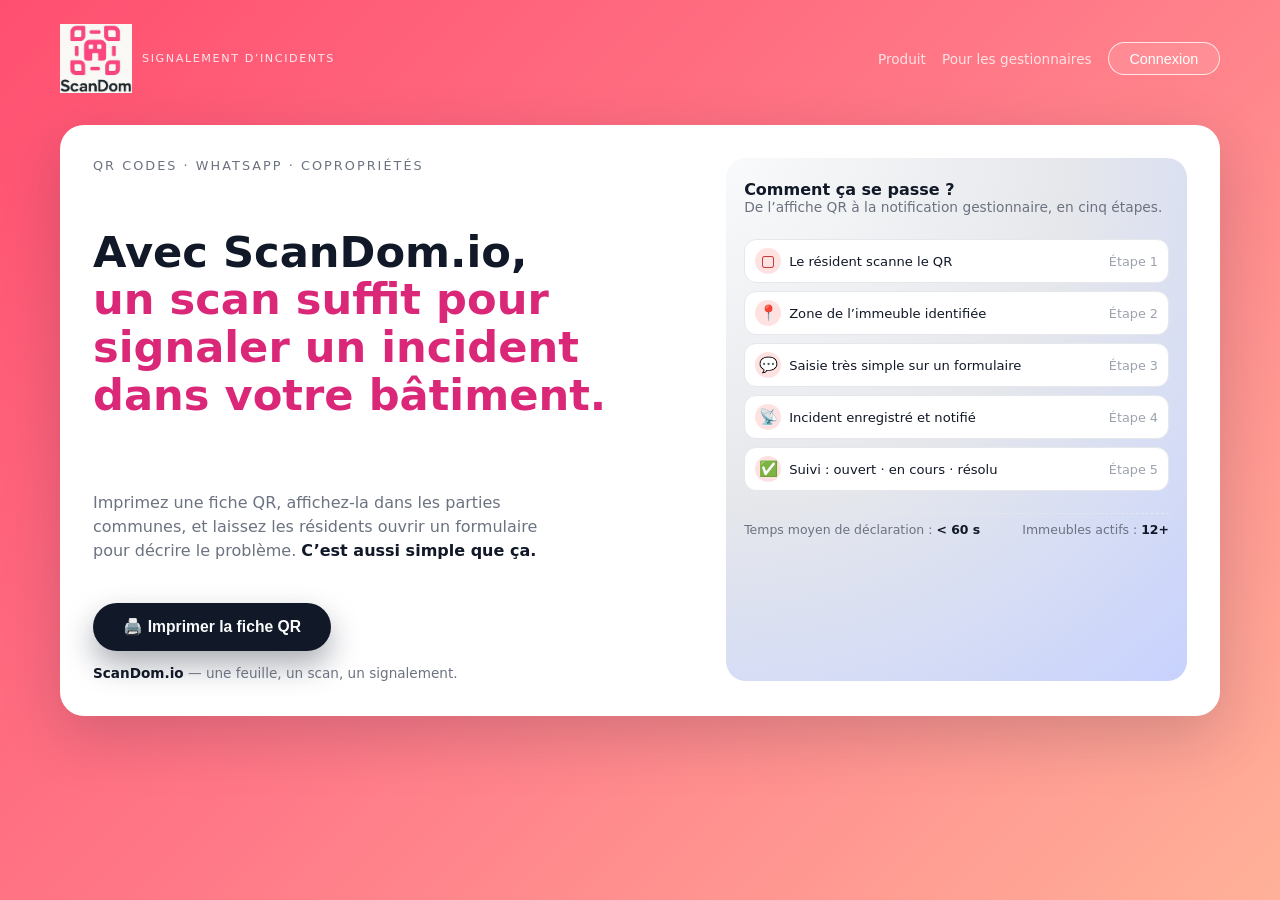
<file: index.html>
<!DOCTYPE html>
<html lang="fr">
<head>
  <meta charset="UTF-8" />
  
  <title>ScanDom.io — Signaler un incident en un scan</title>
  <meta name="viewport" content="width=device-width, initial-scale=1" />
  <style>
    :root {
      --pink: #ff4f70;
      --pink-soft: #ff7a88;
      --violet: #8b5cf6;
      --primary: #ffffff;
      --text-main: #111827;
      --text-soft: #6b7280;
      --bg-card: #ffffff;
      --border: #e5e7eb;
    }

    * {
      box-sizing: border-box;
    }

    body {
      margin: 0;
      font-family: system-ui, -apple-system, BlinkMacSystemFont, "Segoe UI",
        sans-serif;
      min-height: 100vh;
      display: flex;
      justify-content: center;
      align-items: stretch;
      background: linear-gradient(135deg, var(--pink) 0%, var(--pink-soft) 50%, #ffb199 100%);
      color: var(--text-main);
    }

    .page {
      width: 100%;
      max-width: 1200px;
      padding: 24px 20px 40px;
      display: flex;
      flex-direction: column;
      gap: 24px;
    }

    /* HEADER */

    .header {
      display: flex;
      align-items: center;
      justify-content: space-between;
      gap: 16px;
      color: #ffffff;
    }

    .brand {
      display: flex;
      align-items: center;
      gap: 10px;
    }

    .brand-logo {
      width: 36px;
      height: 36px;
      border-radius: 12px;
      background: radial-gradient(circle at 20% 10%, #ffffff 0, #ffe4e6 20%, #fb7185 55%, #db2777 100%);
      box-shadow:
        0 0 0 2px rgba(251, 113, 133, 0.6),
        0 8px 25px rgba(190, 24, 93, 0.6);
    }

    .brand-title {
      font-size: 1.1rem;
      font-weight: 700;
      letter-spacing: 0.18em;
      text-transform: uppercase;
    }

    .brand-sub {
      font-size: 0.7rem;
      opacity: 0.85;
      text-transform: uppercase;
      letter-spacing: 0.14em;
    }

    .header-right {
      display: flex;
      align-items: center;
      gap: 16px;
    }

    .link-muted {
      font-size: 0.85rem;
      text-decoration: none;
      color: #fee2e2;
    }

    .link-muted:hover {
      text-decoration: underline;
    }

    .btn-connexion {
      padding: 0.45rem 1.3rem;
      border-radius: 999px;
      border: 1px solid rgba(255, 241, 242, 0.9);
      background: rgba(248, 250, 252, 0.1);
      color: #ffffff;
      font-size: 0.9rem;
      font-weight: 500;
      cursor: pointer;
      display: inline-flex;
      align-items: center;
      gap: 6px;
      backdrop-filter: blur(10px);
      transition:
        background 0.15s ease,
        transform 0.08s ease,
        box-shadow 0.1s ease;
    }

    .btn-connexion:hover {
      background: rgba(248, 250, 252, 0.25);
      transform: translateY(-1px);
      box-shadow: 0 6px 18px rgba(15, 23, 42, 0.18);
    }

    /* MAIN CARD (style Zyro : gros bloc blanc) */

    .card {
      margin-top: 8px;
      background: var(--bg-card);
      border-radius: 24px;
      border: 1px solid rgba(255, 255, 255, 0.4);
      box-shadow:
        0 20px 60px rgba(15, 23, 42, 0.18);
      padding: 32px 32px 34px;
      display: grid;
      grid-template-columns: minmax(0, 3fr) minmax(280px, 2.3fr);
      gap: 32px;
    }

    @media (max-width: 900px) {
      .card {
        grid-template-columns: minmax(0, 1fr);
      }
    }

    /* LEFT HERO */

    .hero {
      display: flex;
      flex-direction: column;
      gap: 20px;
      justify-content: center;
    }

    .hero-kicker {
      font-size: 0.8rem;
      text-transform: uppercase;
      letter-spacing: 0.16em;
      color: var(--text-soft);
    }

    .hero-title {
      font-size: clamp(2.1rem, 4vw, 2.7rem);
      line-height: 1.1;
      font-weight: 700;
    }

    .hero-title span.accent {
      color: #db2777;
    }

    .hero-sub {
      max-width: 30rem;
      font-size: 1rem;
      color: var(--text-soft);
      line-height: 1.5;
    }

    .hero-sub strong {
      color: var(--text-main);
      font-weight: 600;
    }

    .hero-actions {
      display: flex;
      flex-wrap: wrap;
      gap: 14px;
      align-items: center;
      margin-top: 4px;
    }

    .btn-primary {
      padding: 0.9rem 1.9rem;
      border-radius: 999px;
      border: none;
      background: #111827;
      color: #f9fafb;
      font-size: 0.98rem;
      font-weight: 600;
      cursor: pointer;
      display: inline-flex;
      align-items: center;
      gap: 8px;
      box-shadow: 0 14px 30px rgba(15, 23, 42, 0.35);
      transition:
        transform 0.08s ease,
        box-shadow 0.1s ease,
        filter 0.1s ease;
    }

    .btn-primary:hover {
      transform: translateY(-1px);
      filter: brightness(1.03);
      box-shadow: 0 18px 40px rgba(15, 23, 42, 0.45);
    }

    .hero-caption {
      font-size: 0.85rem;
      color: var(--text-soft);
    }

    .hero-caption strong {
      color: var(--text-main);
    }

    /* RIGHT MOCKUP (workflow) */

    .panel {
      border-radius: 20px;
      background: radial-gradient(circle at top left, #f9fafb 0, #e5e7eb 50%, #c7d2fe 100%);
      padding: 18px 18px 20px;
      display: flex;
      flex-direction: column;
      gap: 14px;
    }

    .panel-main-title {
      font-size: 1rem;
      font-weight: 600;
      margin-top: 4px;
    }

    .panel-main-sub {
      font-size: 0.86rem;
      color: var(--text-soft);
      margin-bottom: 10px;
    }

    .panel-flow {
      display: flex;
      flex-direction: column;
      gap: 8px;
      font-size: 0.82rem;
    }

    .panel-step {
      background: #ffffff;
      border-radius: 12px;
      border: 1px solid #e5e7eb;
      padding: 8px 10px;
      display: flex;
      align-items: center;
      justify-content: space-between;
      gap: 10px;
    }

    .panel-step-left {
      display: flex;
      align-items: center;
      gap: 8px;
    }

    .panel-step-icon {
      width: 26px;
      height: 26px;
      border-radius: 999px;
      background: #fee2e2;
      color: #b91c1c;
      display: flex;
      align-items: center;
      justify-content: center;
      font-size: 0.95rem;
    }

    .panel-step-label {
      color: var(--text-main);
    }

    .panel-step-arrow {
      font-size: 0.8rem;
      color: #9ca3af;
    }

    .panel-footer {
      margin-top: 8px;
      padding-top: 8px;
      border-top: 1px dashed #e5e7eb;
      font-size: 0.78rem;
      color: var(--text-soft);
      display: flex;
      justify-content: space-between;
      gap: 10px;
    }

    .panel-footer strong {
      color: var(--text-main);
    }

    /* ==== PAGE À IMPRIMER ==== */

    .print-page {
      display: none;
    }

    .print-sheet {
      width: 210mm;
      height: 297mm;
      padding: 18mm;
      box-sizing: border-box;
      background: #ffffff;
      color: #111827;
      font-family: system-ui, -apple-system, BlinkMacSystemFont, "Segoe UI",
        sans-serif;
      position: relative;
    }

    .print-header {
      text-align: center;
      margin-bottom: 18mm;
    }

    .print-title {
      display: inline-block;
      padding: 6px 18px;
      background: #ec4899;
      color: #ffffff;
      font-weight: 700;
      font-size: 18px;
      letter-spacing: 0.08em;
      text-transform: uppercase;
      border-radius: 6px;
    }

    .print-subtitle {
      margin-top: 12mm;
      font-size: 12px;
      text-transform: uppercase;
      letter-spacing: 0.12em;
      color: #4b5563;
    }

    .print-body {
      text-align: center;
      margin-top: 10mm;
    }

    .qr-wrapper {
      display: inline-flex;
      flex-direction: column;
      align-items: center;
      gap: 10px;
      margin-top: 8mm;
    }

    .qr-box {
      width: 50mm;
      height: 50mm;
      border-radius: 8px;
      border: 1px solid #e5e7eb;
      display: flex;
      align-items: center;
      justify-content: center;
      padding: 4mm;
    }

    .qr-box img {
      width: 100%;
      height: 100%;
      object-fit: contain;
    }

    .whatsapp-line {
      display: inline-flex;
      align-items: center;
      gap: 8px;
      margin-top: 6mm;
      font-size: 11px;
      color: #111827;
    }

    .whatsapp-logo {
      width: 18px;
      height: 18px;
      border-radius: 999px;
      background: #25d366;
      display: flex;
      align-items: center;
      justify-content: center;
      color: white;
      font-size: 11px;
      font-weight: 700;
      font-family: system-ui, sans-serif;
    }

    .print-footer {
      position: absolute;
      left: 18mm;
      right: 18mm;
      bottom: 16mm;
      display: flex;
      align-items: center;
      justify-content: space-between;
      font-size: 9px;
      color: #9ca3af;
    }

    .print-footer-logo {
      font-weight: 600;
      color: #111827;
    }

    .print-modal-overlay {
      position: fixed;
      inset: 0;
      background: rgba(17, 24, 39, 0.55);
      display: none;
      align-items: center;
      justify-content: center;
      padding: 18px;
      z-index: 9999;
    }

    .print-modal-overlay.is-open {
      display: flex;
    }

    .print-modal {
      width: min(980px, 96vw);
      height: min(760px, 92vh);
      background: #ffffff;
      border-radius: 18px;
      border: 1px solid rgba(229, 231, 235, 0.9);
      box-shadow: 0 30px 80px rgba(0, 0, 0, 0.35);
      position: relative;
      overflow: hidden;
    }

    .print-modal-frame {
      width: 100%;
      height: 100%;
      border: 0;
      display: block;
    }

    /* PRINT */

    @media print {
      body {
        background: #ffffff;
        margin: 0;
      }
      .page { display: none; }
      .print-page { display: block; }
    }
  </style>
</head>
<body>
  <div class="page">
    <header class="header">
      <div class="brand">
        <img
          src="logo.JPG"
          style="width:13%"/>
        <div>
          <div class="brand-sub">Signalement d’incidents</div>
        </div>
      </div>
      <div class="header-right">
        <a href="#" class="link-muted">Produit</a>
        <a href="#" class="link-muted">Pour les gestionnaires</a>
        <button class="btn-connexion" type="button">Connexion</button>
      </div>
    </header>

    <main class="card">
      <section class="hero">
        <div class="hero-kicker">QR codes · WhatsApp · Copropriétés</div>

        <h1 class="hero-title">
          Avec ScanDom.io,<br>
          <span class="accent">un scan suffit pour signaler un incident dans votre bâtiment.</span>
        </h1>

        <p class="hero-sub">
          Imprimez une fiche QR, affichez-la dans les parties communes,
          et laissez les résidents ouvrir un formulaire pour
          décrire le problème. <strong>C’est aussi simple que ça.</strong>
        </p>

        <div class="hero-actions">
          <button class="btn-primary" type="button" id="openPrintModal">
            🖨️ Imprimer la fiche&nbsp;QR
          </button>
          <div class="hero-caption">
            <strong>ScanDom.io</strong> — une feuille, un scan, un signalement.
          </div>
        </div>
      </section>

      <aside class="panel" aria-hidden="true">
        <div>
          <div class="panel-main-title">Comment ça se passe&nbsp;?</div>
          <div class="panel-main-sub">
            De l’affiche QR à la notification gestionnaire, en cinq étapes.
          </div>
        </div>
        <div class="panel-flow">
          <div class="panel-step">
            <div class="panel-step-left">
              <div class="panel-step-icon">▢</div>
              <div class="panel-step-label">Le résident scanne le QR</div>
            </div>
            <div class="panel-step-arrow">Étape 1</div>
          </div>
          <div class="panel-step">
            <div class="panel-step-left">
              <div class="panel-step-icon">📍</div>
              <div class="panel-step-label">Zone de l’immeuble identifiée</div>
            </div>
            <div class="panel-step-arrow">Étape 2</div>
          </div>
          <div class="panel-step">
            <div class="panel-step-left">
              <div class="panel-step-icon">💬</div>
              <div class="panel-step-label">Saisie très simple sur un formulaire</div>
            </div>
            <div class="panel-step-arrow">Étape 3</div>
          </div>
          <div class="panel-step">
            <div class="panel-step-left">
              <div class="panel-step-icon">📡</div>
              <div class="panel-step-label">Incident enregistré et notifié</div>
            </div>
            <div class="panel-step-arrow">Étape 4</div>
          </div>
          <div class="panel-step">
            <div class="panel-step-left">
              <div class="panel-step-icon">✅</div>
              <div class="panel-step-label">Suivi : ouvert · en cours · résolu</div>
            </div>
            <div class="panel-step-arrow">Étape 5</div>
          </div>
        </div>
        <div class="panel-footer">
          <span>Temps moyen de déclaration&nbsp;: <strong>&lt; 60&nbsp;s</strong></span>
          <span>Immeubles actifs&nbsp;: <strong>12+</strong></span>
        </div>
      </aside>
    </main>
  </div>

  <div id="printModalOverlay" class="print-modal-overlay" aria-hidden="true">
    <div class="print-modal" role="dialog" aria-modal="true" aria-label="Imprimer un QR Code">
      <iframe class="print-modal-frame" id="printModalFrame" title="Imprimer un QR Code"></iframe>
    </div>
  </div>

  <script>
    (function () {
      const openBtn = document.getElementById('openPrintModal');
      const overlay = document.getElementById('printModalOverlay');
      const frame = document.getElementById('printModalFrame');

      function openModal() {
        if (!overlay || !frame) return;
        frame.src = 'modal_print_qr.html';
        overlay.classList.add('is-open');
        overlay.setAttribute('aria-hidden', 'false');
        document.body.style.overflow = 'hidden';
      }

      function closeModal() {
        if (!overlay || !frame) return;
        overlay.classList.remove('is-open');
        overlay.setAttribute('aria-hidden', 'true');
        document.body.style.overflow = '';
        frame.src = '';
      }

      if (openBtn) {
        openBtn.addEventListener('click', openModal);
      }

      if (overlay) {
        overlay.addEventListener('click', function (e) {
          if (e.target === overlay) closeModal();
        });
      }

      window.addEventListener('keydown', function (e) {
        if (e.key === 'Escape' && overlay && overlay.classList.contains('is-open')) {
          closeModal();
        }
      });

      window.addEventListener('message', function (event) {
        if (!event || !event.data) return;
        if (event.data.type === 'closePrintModal') {
          closeModal();
        }
      });
    })();
  </script>

</body>
</html>
</file>
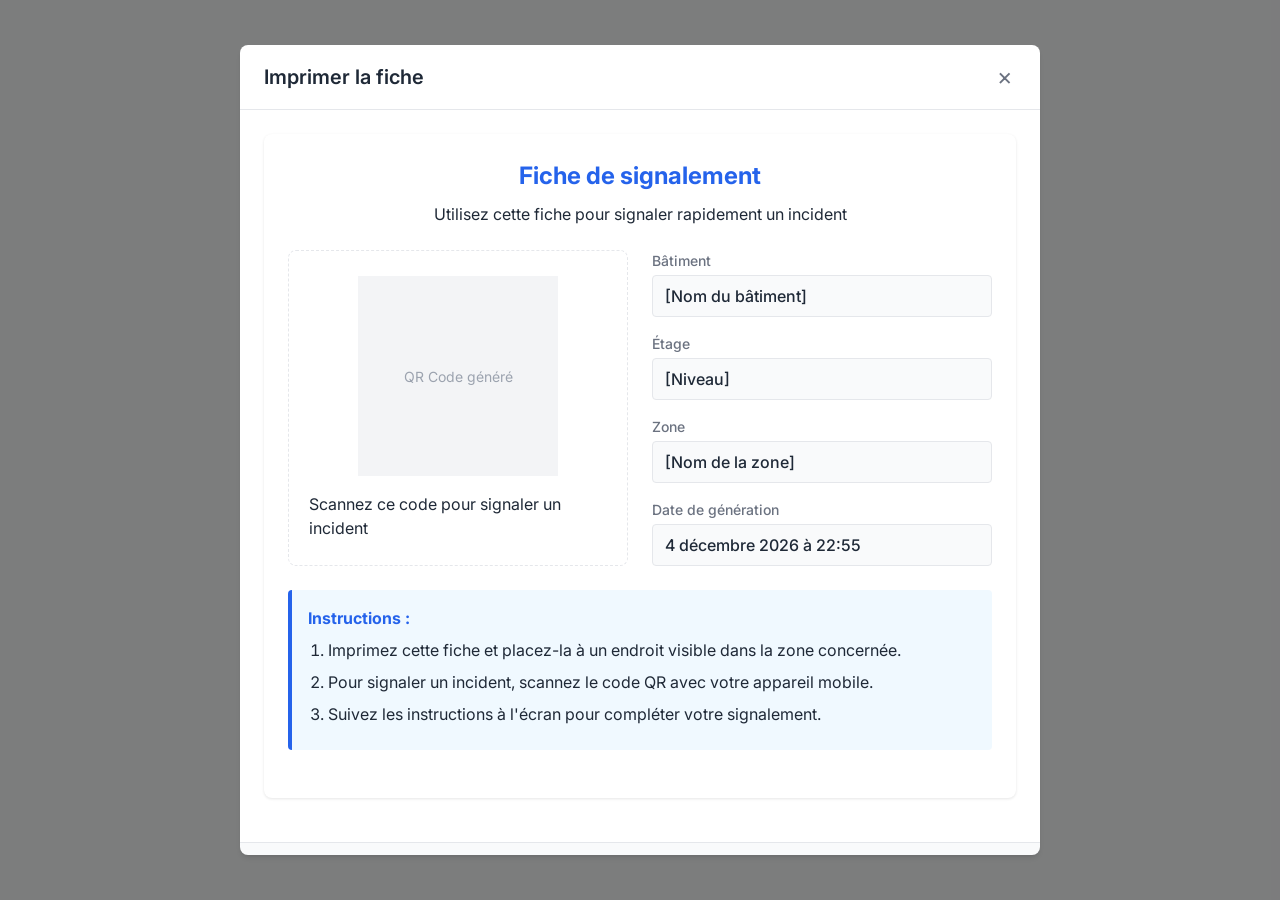
<file: modal_print_qr_old.html>
<!DOCTYPE html>
<html lang="fr">
<head>
    <meta charset="UTF-8">
    <meta name="viewport" content="width=device-width, initial-scale=1.0">
    <title>Imprimer la fiche - ScanDom</title>
    <link href="https://fonts.googleapis.com/css2?family=Inter:wght@300;400;500;600;700&display=swap" rel="stylesheet">
    <link rel="stylesheet" href="https://cdnjs.cloudflare.com/ajax/libs/font-awesome/6.0.0-beta3/css/all.min.css">
    <style>
        :root {
            --primary-color: #2563eb;
            --primary-hover: #1d4ed8;
            --text-color: #1f2937;
            --border-color: #e5e7eb;
            --bg-color: #f9fafb;
            --white: #ffffff;
            --shadow: 0 4px 6px -1px rgba(0, 0, 0, 0.1), 0 2px 4px -1px rgba(0, 0, 0, 0.06);
        }

        * {
            margin: 0;
            padding: 0;
            box-sizing: border-box;
            font-family: 'Inter', sans-serif;
        }

        body {
            background-color: var(--bg-color);
            color: var(--text-color);
            line-height: 1.5;
            padding: 20px;
        }

        .modal-overlay {
            position: fixed;
            top: 0;
            left: 0;
            right: 0;
            bottom: 0;
            background-color: rgba(0, 0, 0, 0.5);
            display: flex;
            align-items: center;
            justify-content: center;
            z-index: 1000;
            padding: 20px;
        }

        .modal-content {
            background: var(--white);
            border-radius: 8px;
            width: 100%;
            max-width: 800px;
            max-height: 90vh;
            overflow-y: auto;
            box-shadow: var(--shadow);
            position: relative;
        }

        .modal-header {
            padding: 16px 24px;
            border-bottom: 1px solid var(--border-color);
            display: flex;
            justify-content: space-between;
            align-items: center;
        }

        .modal-title {
            font-size: 1.25rem;
            font-weight: 600;
            color: var(--text-color);
        }

        .close-btn {
            background: none;
            border: none;
            font-size: 1.5rem;
            cursor: pointer;
            color: #6b7280;
            padding: 4px;
            line-height: 1;
        }

        .modal-body {
            padding: 24px;
        }

        .print-section {
            background: var(--white);
            border-radius: 8px;
            padding: 24px;
            margin-bottom: 20px;
            box-shadow: 0 1px 3px rgba(0, 0, 0, 0.1);
        }

        .print-header {
            text-align: center;
            margin-bottom: 24px;
        }

        .print-header h2 {
            color: var(--primary-color);
            margin-bottom: 8px;
        }

        .print-content {
            display: grid;
            grid-template-columns: 1fr 1fr;
            gap: 24px;
            margin-bottom: 24px;
        }

        .qr-code-container {
            display: flex;
            flex-direction: column;
            align-items: center;
            justify-content: center;
            padding: 20px;
            border: 1px dashed var(--border-color);
            border-radius: 8px;
            min-height: 300px;
        }

        .qr-code-placeholder {
            width: 200px;
            height: 200px;
            background-color: #f3f4f6;
            display: flex;
            align-items: center;
            justify-content: center;
            margin-bottom: 16px;
            color: #9ca3af;
            font-size: 0.875rem;
        }

        .details-container {
            display: flex;
            flex-direction: column;
            gap: 16px;
        }

        .detail-item {
            display: flex;
            flex-direction: column;
            gap: 4px;
        }

        .detail-label {
            font-size: 0.875rem;
            color: #6b7280;
            font-weight: 500;
        }

        .detail-value {
            font-weight: 500;
            color: var(--text-color);
            padding: 8px 12px;
            background-color: #f9fafb;
            border-radius: 4px;
            border: 1px solid var(--border-color);
            min-height: 40px;
            display: flex;
            align-items: center;
        }

        .instructions {
            background-color: #f0f9ff;
            border-left: 4px solid var(--primary-color);
            padding: 16px;
            margin: 24px 0;
            border-radius: 4px;
        }

        .instructions h4 {
            color: var(--primary-color);
            margin-bottom: 8px;
            font-size: 1rem;
        }

        .instructions ol {
            padding-left: 20px;
        }

        .instructions li {
            margin-bottom: 8px;
        }

        .print-actions {
            display: flex;
            justify-content: flex-end;
            gap: 12px;
            padding: 16px 24px;
            border-top: 1px solid var(--border-color);
            background-color: #f9fafb;
            border-bottom-left-radius: 8px;
            border-bottom-right-radius: 8px;
        }

        .btn {
            padding: 8px 16px;
            border-radius: 4px;
            font-weight: 500;
            cursor: pointer;
            display: inline-flex;
            align-items: center;
            gap: 8px;
            transition: all 0.2s;
            border: 1px solid transparent;
        }

        .btn-primary {
            background-color: var(--primary-color);
            color: white;
            border-color: var(--primary-color);
        }

        .btn-primary:hover {
            background-color: var(--primary-hover);
            border-color: var(--primary-hover);
        }

        .btn-outline {
            background-color: transparent;
            border: 1px solid var(--border-color);
            color: var(--text-color);
        }

        .btn-outline:hover {
            background-color: #f3f4f6;
        }

        @media print {
            body * {
                visibility: hidden;
            }
            .print-section, .print-section * {
                visibility: visible;
            }
            .print-section {
                position: absolute;
                left: 0;
                top: 0;
                width: 100%;
                box-shadow: none;
            }
            .print-actions {
                display: none;
            }
        }
    </style>
</head>
<body>
    <div class="modal-overlay" id="printModal">
        <div class="modal-content">
            <div class="modal-header">
                <h2 class="modal-title">Imprimer la fiche</h2>
                <button class="close-btn" id="closeModal">&times;</button>
            </div>
            <div class="modal-body">
                <div class="print-section">
                    <div class="print-header">
                        <h2>Fiche de signalement</h2>
                        <p>Utilisez cette fiche pour signaler rapidement un incident</p>
                    </div>
                    
                    <div class="print-content">
                        <div class="qr-code-container">
                            <div class="qr-code-placeholder">
                                QR Code généré
                            </div>
                            <p>Scannez ce code pour signaler un incident</p>
                        </div>
                        
                        <div class="details-container">
                            <div class="detail-item">
                                <span class="detail-label">Bâtiment</span>
                                <div class="detail-value" id="buildingName">[Nom du bâtiment]</div>
                            </div>
                            <div class="detail-item">
                                <span class="detail-label">Étage</span>
                                <div class="detail-value" id="floorLevel">[Niveau]</div>
                            </div>
                            <div class="detail-item">
                                <span class="detail-label">Zone</span>
                                <div class="detail-value" id="zoneName">[Nom de la zone]</div>
                            </div>
                            <div class="detail-item">
                                <span class="detail-label">Date de génération</span>
                                <div class="detail-value" id="generationDate">[Date]</div>
                            </div>
                        </div>
                    </div>
                    
                    <div class="instructions">
                        <h4>Instructions :</h4>
                        <ol>
                            <li>Imprimez cette fiche et placez-la à un endroit visible dans la zone concernée.</li>
                            <li>Pour signaler un incident, scannez le code QR avec votre appareil mobile.</li>
                            <li>Suivez les instructions à l'écran pour compléter votre signalement.</li>
                        </ol>
                    </div>
                </div>
            </div>
            
            <div class="print-actions">
                <button class="btn btn-outline" id="cancelPrint">Annuler</button>
                <button class="btn btn-primary" id="printBtn">
                    <i class="fas fa-print"></i> Imprimer
                </button>
            </div>
        </div>
    </div>

    <script>
        document.addEventListener('DOMContentLoaded', function() {
            // Remplir les données dynamiques
            const today = new Date();
            const options = { 
                year: 'numeric', 
                month: 'long', 
                day: 'numeric',
                hour: '2-digit',
                minute: '2-digit'
            };
            
            document.getElementById('generationDate').textContent = today.toLocaleDateString('fr-FR', options);
            
            // Gestion des événements
            document.getElementById('closeModal').addEventListener('click', closeModal);
            document.getElementById('cancelPrint').addEventListener('click', closeModal);
            document.getElementById('printBtn').addEventListener('click', printDocument);
            
            // Fermer la modale en cliquant en dehors
            document.getElementById('printModal').addEventListener('click', function(e) {
                if (e.target === this) {
                    closeModal();
                }
            });
            
            // Fonction pour fermer la modale
            function closeModal() {
                // Retourner à la page précédente ou masquer la modale
                window.history.back();
            }
            
            // Fonction pour imprimer le document
            function printDocument() {
                window.print();
            }
            
            // Fonction pour mettre à jour les données dynamiques (à appeler depuis la page parente)
            window.updatePrintData = function(data) {
                if (data.buildingName) document.getElementById('buildingName').textContent = data.buildingName;
                if (data.floorLevel) document.getElementById('floorLevel').textContent = data.floorLevel;
                if (data.zoneName) document.getElementById('zoneName').textContent = data.zoneName;
                
                // Mettre à jour le QR code si nécessaire
                if (data.qrCodeUrl) {
                    const qrContainer = document.querySelector('.qr-code-placeholder');
                    qrContainer.innerHTML = `<img src="${data.qrCodeUrl}" alt="QR Code" style="width: 100%; height: 100%; object-fit: contain;">`;
                }
            };
            
            // Exposer la fonction pour fermer la modale
            window.closePrintModal = closeModal;
        });
    </script>
</body>
</html>
</file>
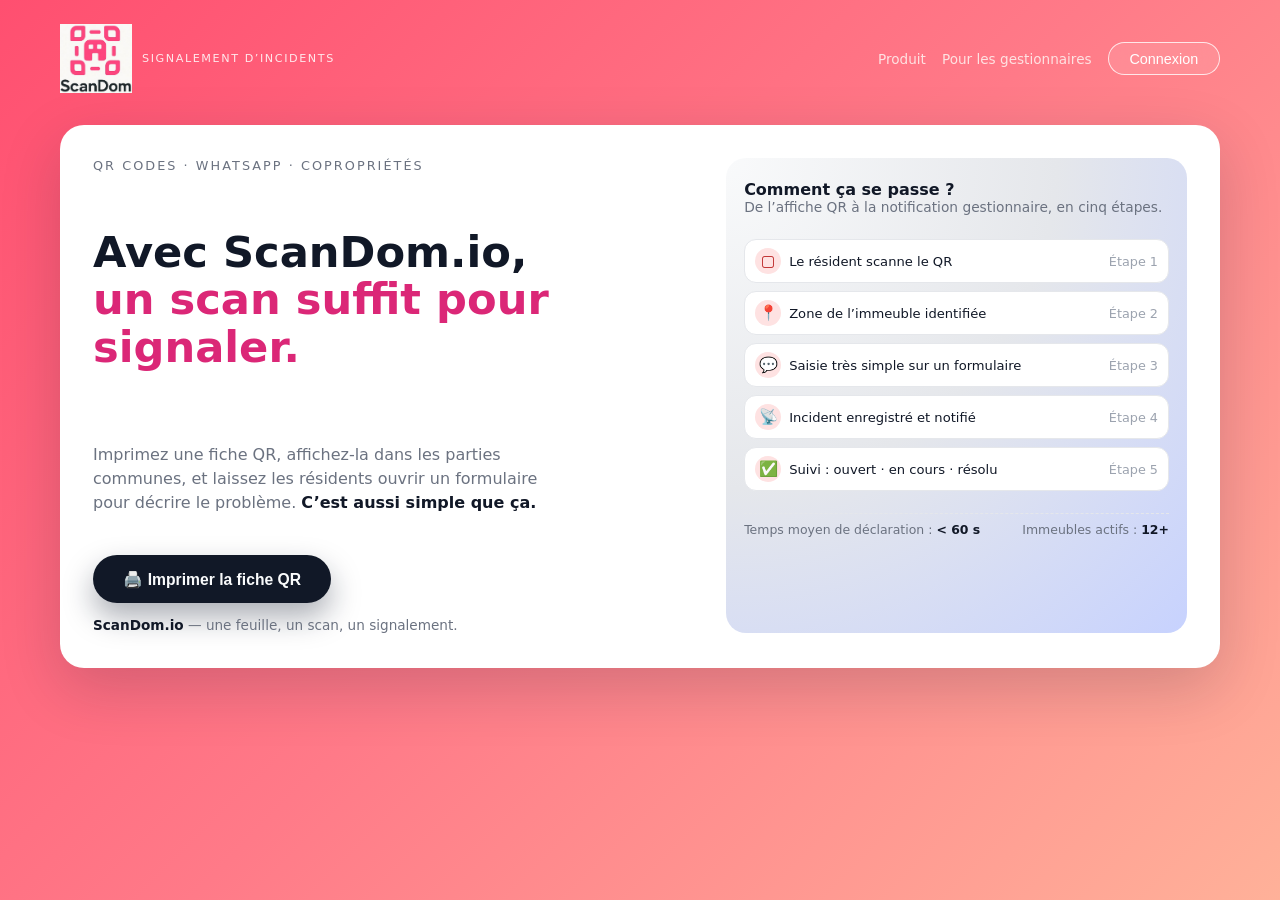
<file: page_type5.html>
<!DOCTYPE html>
<html lang="fr">
<head>
  <meta charset="UTF-8" />
  <title>ScanDom.io — Signaler un incident en un scan</title>
  <meta name="viewport" content="width=device-width, initial-scale=1" />
  <style>
    :root {
      --pink: #ff4f70;
      --pink-soft: #ff7a88;
      --violet: #8b5cf6;
      --primary: #ffffff;
      --text-main: #111827;
      --text-soft: #6b7280;
      --bg-card: #ffffff;
      --border: #e5e7eb;
    }

    * {
      box-sizing: border-box;
    }

    body {
      margin: 0;
      font-family: system-ui, -apple-system, BlinkMacSystemFont, "Segoe UI",
        sans-serif;
      min-height: 100vh;
      display: flex;
      justify-content: center;
      align-items: stretch;
      background: linear-gradient(135deg, var(--pink) 0%, var(--pink-soft) 50%, #ffb199 100%);
      color: var(--text-main);
    }

    .page {
      width: 100%;
      max-width: 1200px;
      padding: 24px 20px 40px;
      display: flex;
      flex-direction: column;
      gap: 24px;
    }

    /* HEADER */

    .header {
      display: flex;
      align-items: center;
      justify-content: space-between;
      gap: 16px;
      color: #ffffff;
    }

    .brand {
      display: flex;
      align-items: center;
      gap: 10px;
    }

    .brand-logo {
      width: 36px;
      height: 36px;
      border-radius: 12px;
      background: radial-gradient(circle at 20% 10%, #ffffff 0, #ffe4e6 20%, #fb7185 55%, #db2777 100%);
      box-shadow:
        0 0 0 2px rgba(251, 113, 133, 0.6),
        0 8px 25px rgba(190, 24, 93, 0.6);
    }

    .brand-title {
      font-size: 1.1rem;
      font-weight: 700;
      letter-spacing: 0.18em;
      text-transform: uppercase;
    }

    .brand-sub {
      font-size: 0.7rem;
      opacity: 0.85;
      text-transform: uppercase;
      letter-spacing: 0.14em;
    }

    .header-right {
      display: flex;
      align-items: center;
      gap: 16px;
    }

    .link-muted {
      font-size: 0.85rem;
      text-decoration: none;
      color: #fee2e2;
    }

    .link-muted:hover {
      text-decoration: underline;
    }

    .btn-connexion {
      padding: 0.45rem 1.3rem;
      border-radius: 999px;
      border: 1px solid rgba(255, 241, 242, 0.9);
      background: rgba(248, 250, 252, 0.1);
      color: #ffffff;
      font-size: 0.9rem;
      font-weight: 500;
      cursor: pointer;
      display: inline-flex;
      align-items: center;
      gap: 6px;
      backdrop-filter: blur(10px);
      transition:
        background 0.15s ease,
        transform 0.08s ease,
        box-shadow 0.1s ease;
    }

    .btn-connexion:hover {
      background: rgba(248, 250, 252, 0.25);
      transform: translateY(-1px);
      box-shadow: 0 6px 18px rgba(15, 23, 42, 0.18);
    }

    /* MAIN CARD (style Zyro : gros bloc blanc) */

    .card {
      margin-top: 8px;
      background: var(--bg-card);
      border-radius: 24px;
      border: 1px solid rgba(255, 255, 255, 0.4);
      box-shadow:
        0 20px 60px rgba(15, 23, 42, 0.18);
      padding: 32px 32px 34px;
      display: grid;
      grid-template-columns: minmax(0, 3fr) minmax(280px, 2.3fr);
      gap: 32px;
    }

    @media (max-width: 900px) {
      .card {
        grid-template-columns: minmax(0, 1fr);
      }
    }

    /* LEFT HERO */

    .hero {
      display: flex;
      flex-direction: column;
      gap: 20px;
      justify-content: center;
    }

    .hero-kicker {
      font-size: 0.8rem;
      text-transform: uppercase;
      letter-spacing: 0.16em;
      color: var(--text-soft);
    }

    .hero-title {
      font-size: clamp(2.1rem, 4vw, 2.7rem);
      line-height: 1.1;
      font-weight: 700;
    }

    .hero-title span.accent {
      color: #db2777;
    }

    .hero-sub {
      max-width: 30rem;
      font-size: 1rem;
      color: var(--text-soft);
      line-height: 1.5;
    }

    .hero-sub strong {
      color: var(--text-main);
      font-weight: 600;
    }

    .hero-actions {
      display: flex;
      flex-wrap: wrap;
      gap: 14px;
      align-items: center;
      margin-top: 4px;
    }

    .btn-primary {
      padding: 0.9rem 1.9rem;
      border-radius: 999px;
      border: none;
      background: #111827;
      color: #f9fafb;
      font-size: 0.98rem;
      font-weight: 600;
      cursor: pointer;
      display: inline-flex;
      align-items: center;
      gap: 8px;
      box-shadow: 0 14px 30px rgba(15, 23, 42, 0.35);
      transition:
        transform 0.08s ease,
        box-shadow 0.1s ease,
        filter 0.1s ease;
    }

    .btn-primary:hover {
      transform: translateY(-1px);
      filter: brightness(1.03);
      box-shadow: 0 18px 40px rgba(15, 23, 42, 0.45);
    }

    .hero-caption {
      font-size: 0.85rem;
      color: var(--text-soft);
    }

    .hero-caption strong {
      color: var(--text-main);
    }

    /* RIGHT MOCKUP (workflow) */

    .panel {
      border-radius: 20px;
      background: radial-gradient(circle at top left, #f9fafb 0, #e5e7eb 50%, #c7d2fe 100%);
      padding: 18px 18px 20px;
      display: flex;
      flex-direction: column;
      gap: 14px;
    }

    .panel-main-title {
      font-size: 1rem;
      font-weight: 600;
      margin-top: 4px;
    }

    .panel-main-sub {
      font-size: 0.86rem;
      color: var(--text-soft);
      margin-bottom: 10px;
    }

    .panel-flow {
      display: flex;
      flex-direction: column;
      gap: 8px;
      font-size: 0.82rem;
    }

    .panel-step {
      background: #ffffff;
      border-radius: 12px;
      border: 1px solid #e5e7eb;
      padding: 8px 10px;
      display: flex;
      align-items: center;
      justify-content: space-between;
      gap: 10px;
    }

    .panel-step-left {
      display: flex;
      align-items: center;
      gap: 8px;
    }

    .panel-step-icon {
      width: 26px;
      height: 26px;
      border-radius: 999px;
      background: #fee2e2;
      color: #b91c1c;
      display: flex;
      align-items: center;
      justify-content: center;
      font-size: 0.95rem;
    }

    .panel-step-label {
      color: var(--text-main);
    }

    .panel-step-arrow {
      font-size: 0.8rem;
      color: #9ca3af;
    }

    .panel-footer {
      margin-top: 8px;
      padding-top: 8px;
      border-top: 1px dashed #e5e7eb;
      font-size: 0.78rem;
      color: var(--text-soft);
      display: flex;
      justify-content: space-between;
      gap: 10px;
    }

    .panel-footer strong {
      color: var(--text-main);
    }

    /* ==== PAGE À IMPRIMER ==== */

    .print-page {
      display: none;
    }

    .print-sheet {
      width: 210mm;
      height: 297mm;
      padding: 18mm;
      box-sizing: border-box;
      background: #ffffff;
      color: #111827;
      font-family: system-ui, -apple-system, BlinkMacSystemFont, "Segoe UI",
        sans-serif;
      position: relative;
    }

    .print-header {
      text-align: center;
      margin-bottom: 18mm;
    }

    .print-title {
      display: inline-block;
      padding: 6px 18px;
      background: #ec4899;
      color: #ffffff;
      font-weight: 700;
      font-size: 18px;
      letter-spacing: 0.08em;
      text-transform: uppercase;
      border-radius: 6px;
    }

    .print-subtitle {
      margin-top: 12mm;
      font-size: 12px;
      text-transform: uppercase;
      letter-spacing: 0.12em;
      color: #4b5563;
    }

    .print-body {
      text-align: center;
      margin-top: 10mm;
    }

    .qr-wrapper {
      display: inline-flex;
      flex-direction: column;
      align-items: center;
      gap: 10px;
      margin-top: 8mm;
    }

    .qr-box {
      width: 50mm;
      height: 50mm;
      border-radius: 8px;
      border: 1px solid #e5e7eb;
      display: flex;
      align-items: center;
      justify-content: center;
      padding: 4mm;
    }

    .qr-box img {
      width: 100%;
      height: 100%;
      object-fit: contain;
    }

    .whatsapp-line {
      display: inline-flex;
      align-items: center;
      gap: 8px;
      margin-top: 6mm;
      font-size: 11px;
      color: #111827;
    }

    .whatsapp-logo {
      width: 18px;
      height: 18px;
      border-radius: 999px;
      background: #25d366;
      display: flex;
      align-items: center;
      justify-content: center;
      color: white;
      font-size: 11px;
      font-weight: 700;
      font-family: system-ui, sans-serif;
    }

    .print-footer {
      position: absolute;
      left: 18mm;
      right: 18mm;
      bottom: 16mm;
      display: flex;
      align-items: center;
      justify-content: space-between;
      font-size: 9px;
      color: #9ca3af;
    }

    .print-footer-logo {
      font-weight: 600;
      color: #111827;
    }

    /* PRINT */

    @media print {
      body {
        background: #ffffff;
        margin: 0;
      }
      .page { display: none; }
      .print-page { display: block; }
    }
  </style>
</head>
<body>
  <div class="page">
    <header class="header">
      <div class="brand">
        <img
          src="logo.JPG"
          style="width:13%"/>
        <div>
          <div class="brand-sub">Signalement d’incidents</div>
        </div>
      </div>
      <div class="header-right">
        <a href="#" class="link-muted">Produit</a>
        <a href="#" class="link-muted">Pour les gestionnaires</a>
        <button class="btn-connexion" type="button">Connexion</button>
      </div>
    </header>

    <main class="card">
      <section class="hero">
        <div class="hero-kicker">QR codes · WhatsApp · Copropriétés</div>

        <h1 class="hero-title">
          Avec ScanDom.io,<br>
          <span class="accent">un scan suffit pour signaler.</span>
        </h1>

        <p class="hero-sub">
          Imprimez une fiche QR, affichez-la dans les parties communes,
          et laissez les résidents ouvrir un formulaire pour
          décrire le problème. <strong>C’est aussi simple que ça.</strong>
        </p>

        <div class="hero-actions">
          <button class="btn-primary" type="button" onclick="window.print()">
            🖨️ Imprimer la fiche&nbsp;QR
          </button>
          <div class="hero-caption">
            <strong>ScanDom.io</strong> — une feuille, un scan, un signalement.
          </div>
        </div>
      </section>

      <aside class="panel" aria-hidden="true">
        <div>
          <div class="panel-main-title">Comment ça se passe&nbsp;?</div>
          <div class="panel-main-sub">
            De l’affiche QR à la notification gestionnaire, en cinq étapes.
          </div>
        </div>
        <div class="panel-flow">
          <div class="panel-step">
            <div class="panel-step-left">
              <div class="panel-step-icon">▢</div>
              <div class="panel-step-label">Le résident scanne le QR</div>
            </div>
            <div class="panel-step-arrow">Étape 1</div>
          </div>
          <div class="panel-step">
            <div class="panel-step-left">
              <div class="panel-step-icon">📍</div>
              <div class="panel-step-label">Zone de l’immeuble identifiée</div>
            </div>
            <div class="panel-step-arrow">Étape 2</div>
          </div>
          <div class="panel-step">
            <div class="panel-step-left">
              <div class="panel-step-icon">💬</div>
              <div class="panel-step-label">Saisie très simple sur un formulaire</div>
            </div>
            <div class="panel-step-arrow">Étape 3</div>
          </div>
          <div class="panel-step">
            <div class="panel-step-left">
              <div class="panel-step-icon">📡</div>
              <div class="panel-step-label">Incident enregistré et notifié</div>
            </div>
            <div class="panel-step-arrow">Étape 4</div>
          </div>
          <div class="panel-step">
            <div class="panel-step-left">
              <div class="panel-step-icon">✅</div>
              <div class="panel-step-label">Suivi : ouvert · en cours · résolu</div>
            </div>
            <div class="panel-step-arrow">Étape 5</div>
          </div>
        </div>
        <div class="panel-footer">
          <span>Temps moyen de déclaration&nbsp;: <strong>&lt; 60&nbsp;s</strong></span>
          <span>Immeubles actifs&nbsp;: <strong>12+</strong></span>
        </div>
      </aside>
    </main>
  </div>

</body>
</html>
</file>
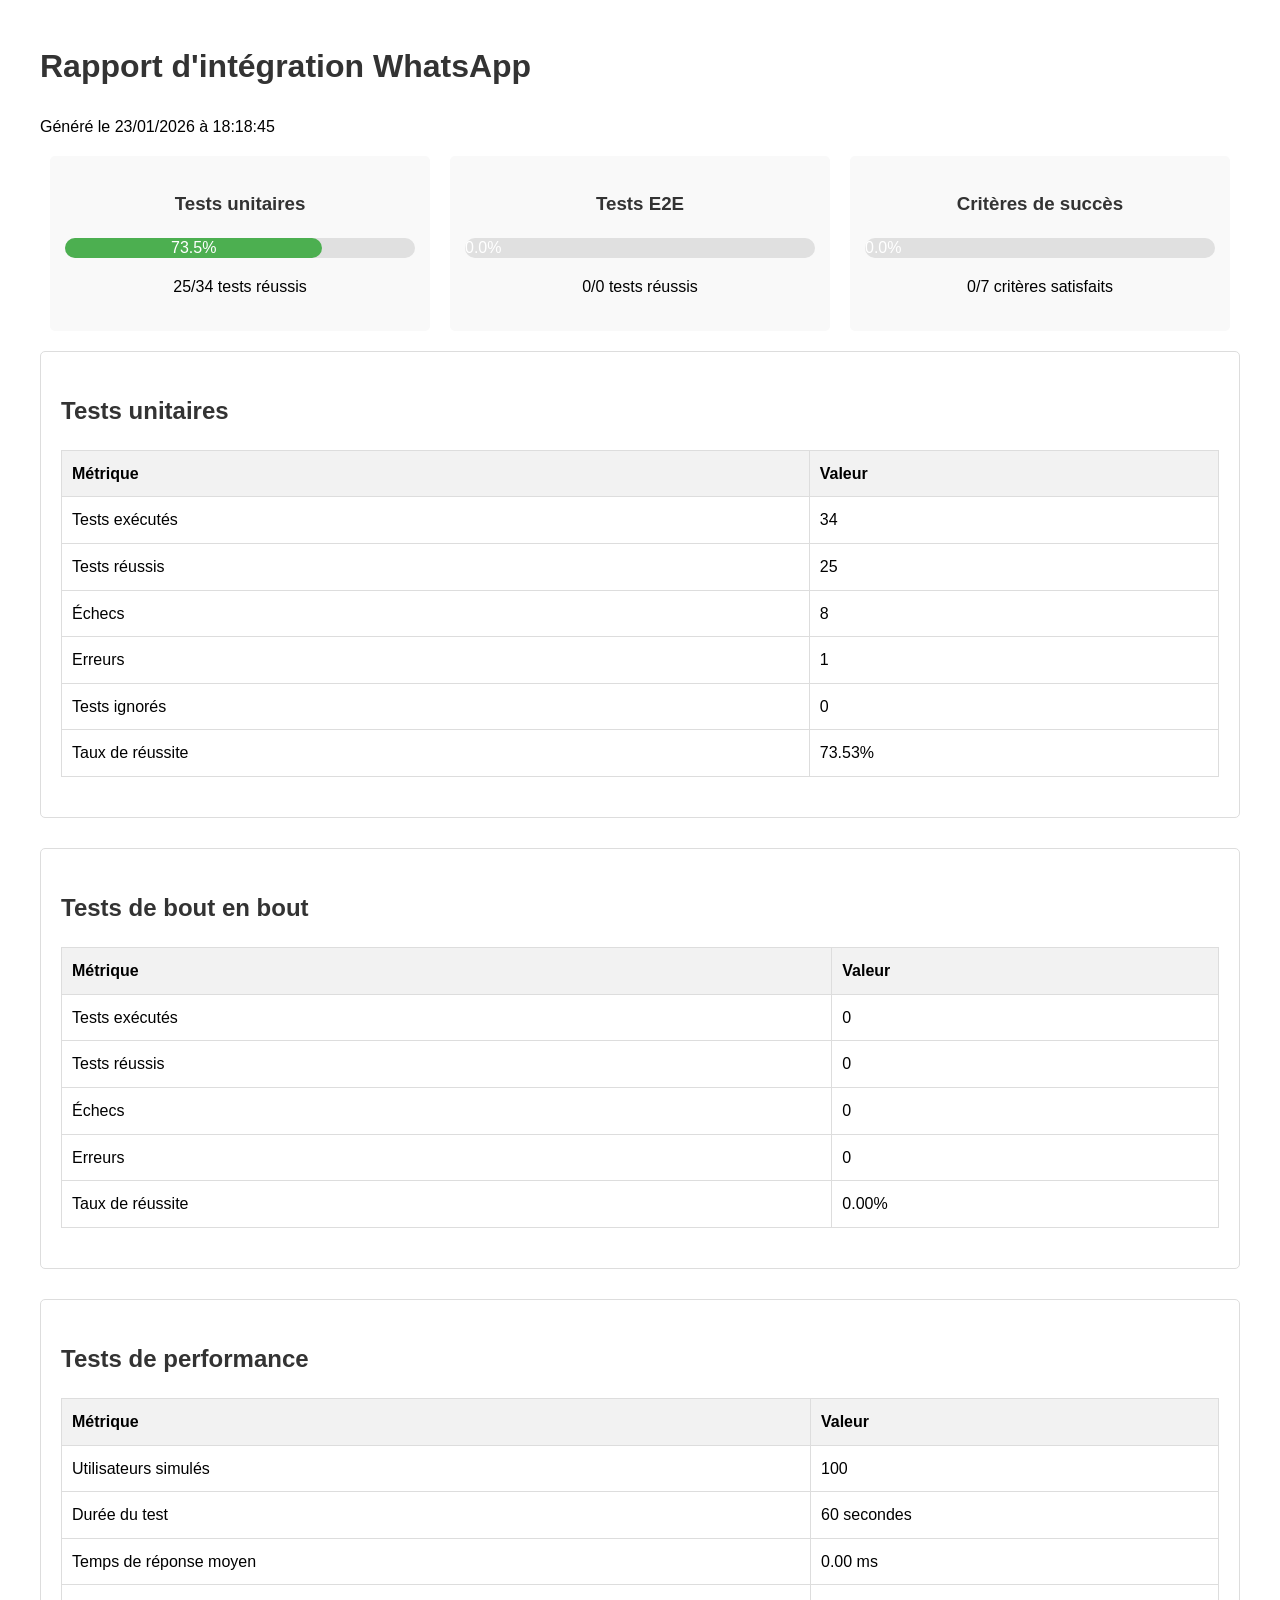
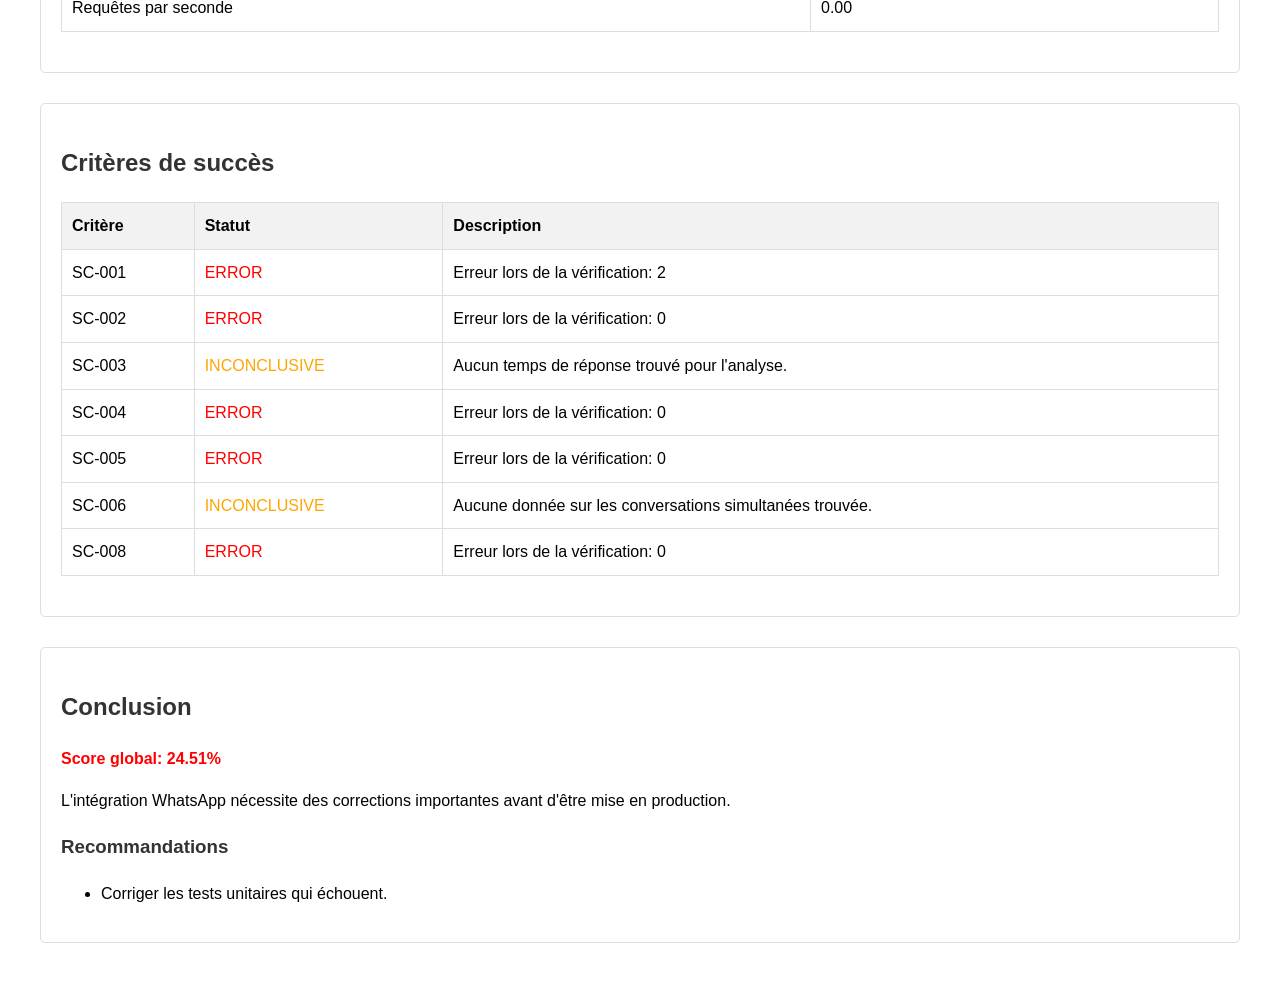
<file: tests/whatsapp/whatsapp_integration_report.html>
<!DOCTYPE html>
<html lang="fr">
<head>
    <meta charset="UTF-8">
    <meta name="viewport" content="width=device-width, initial-scale=1.0">
    <title>Rapport d'intégration WhatsApp</title>
    <style>
        body {
            font-family: Arial, sans-serif;
            line-height: 1.6;
            max-width: 1200px;
            margin: 0 auto;
            padding: 20px;
        }
        h1, h2, h3 {
            color: #333;
        }
        .section {
            margin-bottom: 30px;
            padding: 20px;
            border: 1px solid #ddd;
            border-radius: 5px;
        }
        .pass {
            color: green;
        }
        .fail {
            color: red;
        }
        .warning {
            color: orange;
        }
        table {
            width: 100%;
            border-collapse: collapse;
            margin-bottom: 20px;
        }
        th, td {
            padding: 10px;
            border: 1px solid #ddd;
            text-align: left;
        }
        th {
            background-color: #f2f2f2;
        }
        .progress-bar {
            height: 20px;
            background-color: #e0e0e0;
            border-radius: 10px;
            margin-bottom: 10px;
        }
        .progress {
            height: 100%;
            background-color: #4CAF50;
            border-radius: 10px;
            text-align: center;
            line-height: 20px;
            color: white;
        }
        .summary {
            display: flex;
            justify-content: space-between;
            margin-bottom: 20px;
        }
        .summary-box {
            flex: 1;
            padding: 15px;
            margin: 0 10px;
            background-color: #f9f9f9;
            border-radius: 5px;
            text-align: center;
        }
    </style>
</head>
<body>
    <h1>Rapport d'intégration WhatsApp</h1>
    <p>Généré le 23/01/2026 à 18:18:45</p>
    
    <div class="summary">
        <div class="summary-box">
            <h3>Tests unitaires</h3>
            <div class="progress-bar">
                <div class="progress" style="width: 73.52941176470588%">
                    73.5%
                </div>
            </div>
            <p>25/34 tests réussis</p>
        </div>
        
        <div class="summary-box">
            <h3>Tests E2E</h3>
            <div class="progress-bar">
                <div class="progress" style="width: 0%">
                    0.0%
                </div>
            </div>
            <p>0/0 tests réussis</p>
        </div>
        
        <div class="summary-box">
            <h3>Critères de succès</h3>
            <div class="progress-bar">
                <div class="progress" style="width: 0.0%">
                    0.0%
                </div>
            </div>
            <p>0/7 critères satisfaits</p>
        </div>
    </div>
    
    <div class="section">
        <h2>Tests unitaires</h2>
        <table>
            <tr>
                <th>Métrique</th>
                <th>Valeur</th>
            </tr>
            <tr>
                <td>Tests exécutés</td>
                <td>34</td>
            </tr>
            <tr>
                <td>Tests réussis</td>
                <td>25</td>
            </tr>
            <tr>
                <td>Échecs</td>
                <td>8</td>
            </tr>
            <tr>
                <td>Erreurs</td>
                <td>1</td>
            </tr>
            <tr>
                <td>Tests ignorés</td>
                <td>0</td>
            </tr>
            <tr>
                <td>Taux de réussite</td>
                <td>73.53%</td>
            </tr>
        </table>
    </div>
    
    <div class="section">
        <h2>Tests de bout en bout</h2>
        <table>
            <tr>
                <th>Métrique</th>
                <th>Valeur</th>
            </tr>
            <tr>
                <td>Tests exécutés</td>
                <td>0</td>
            </tr>
            <tr>
                <td>Tests réussis</td>
                <td>0</td>
            </tr>
            <tr>
                <td>Échecs</td>
                <td>0</td>
            </tr>
            <tr>
                <td>Erreurs</td>
                <td>0</td>
            </tr>
            <tr>
                <td>Taux de réussite</td>
                <td>0.00%</td>
            </tr>
        </table>
    </div>
    
    <div class="section">
        <h2>Tests de performance</h2>
        <table>
            <tr>
                <th>Métrique</th>
                <th>Valeur</th>
            </tr>
            <tr>
                <td>Utilisateurs simulés</td>
                <td>100</td>
            </tr>
            <tr>
                <td>Durée du test</td>
                <td>60 secondes</td>
            </tr>
            <tr>
                <td>Temps de réponse moyen</td>
                <td>0.00 ms</td>
            </tr>
            <tr>
                <td>Requêtes par seconde</td>
                <td>0.00</td>
            </tr>
        </table>
    </div>
    
    <div class="section">
        <h2>Critères de succès</h2>
        <table>
            <tr>
                <th>Critère</th>
                <th>Statut</th>
                <th>Description</th>
            </tr>

            <tr>
                <td>SC-001</td>
                <td class="fail">ERROR</td>
                <td>Erreur lors de la vérification: 2</td>
            </tr>
            
            <tr>
                <td>SC-002</td>
                <td class="fail">ERROR</td>
                <td>Erreur lors de la vérification: 0</td>
            </tr>
            
            <tr>
                <td>SC-003</td>
                <td class="warning">INCONCLUSIVE</td>
                <td>Aucun temps de réponse trouvé pour l'analyse.</td>
            </tr>
            
            <tr>
                <td>SC-004</td>
                <td class="fail">ERROR</td>
                <td>Erreur lors de la vérification: 0</td>
            </tr>
            
            <tr>
                <td>SC-005</td>
                <td class="fail">ERROR</td>
                <td>Erreur lors de la vérification: 0</td>
            </tr>
            
            <tr>
                <td>SC-006</td>
                <td class="warning">INCONCLUSIVE</td>
                <td>Aucune donnée sur les conversations simultanées trouvée.</td>
            </tr>
            
            <tr>
                <td>SC-008</td>
                <td class="fail">ERROR</td>
                <td>Erreur lors de la vérification: 0</td>
            </tr>
            
        </table>
    </div>
    
    <div class="section">
        <h2>Conclusion</h2>

        <p class="fail"><strong>Score global: 24.51%</strong></p>
        <p>L'intégration WhatsApp nécessite des corrections importantes avant d'être mise en production.</p>
        
        <h3>Recommandations</h3>
        <ul>
<li>Corriger les tests unitaires qui échouent.</li>
        </ul>
    </div>
</body>
</html>
</file>
